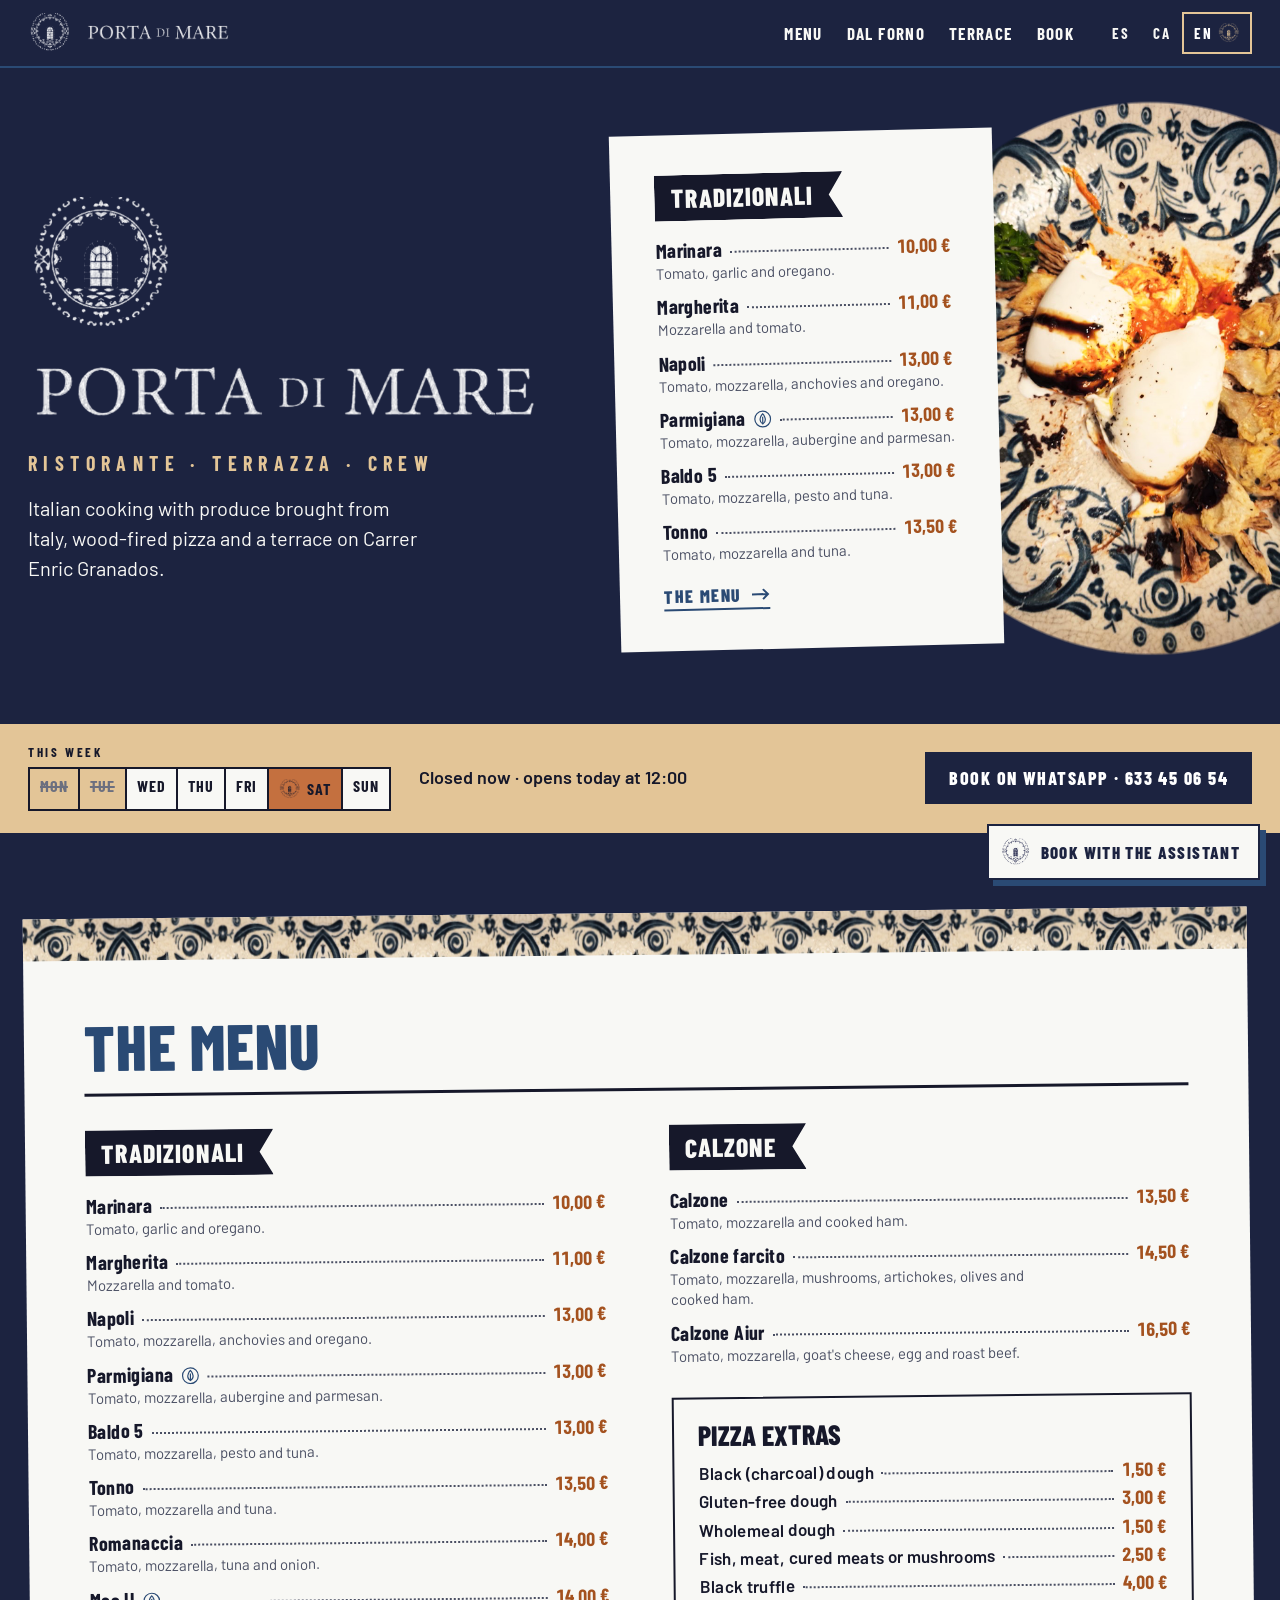
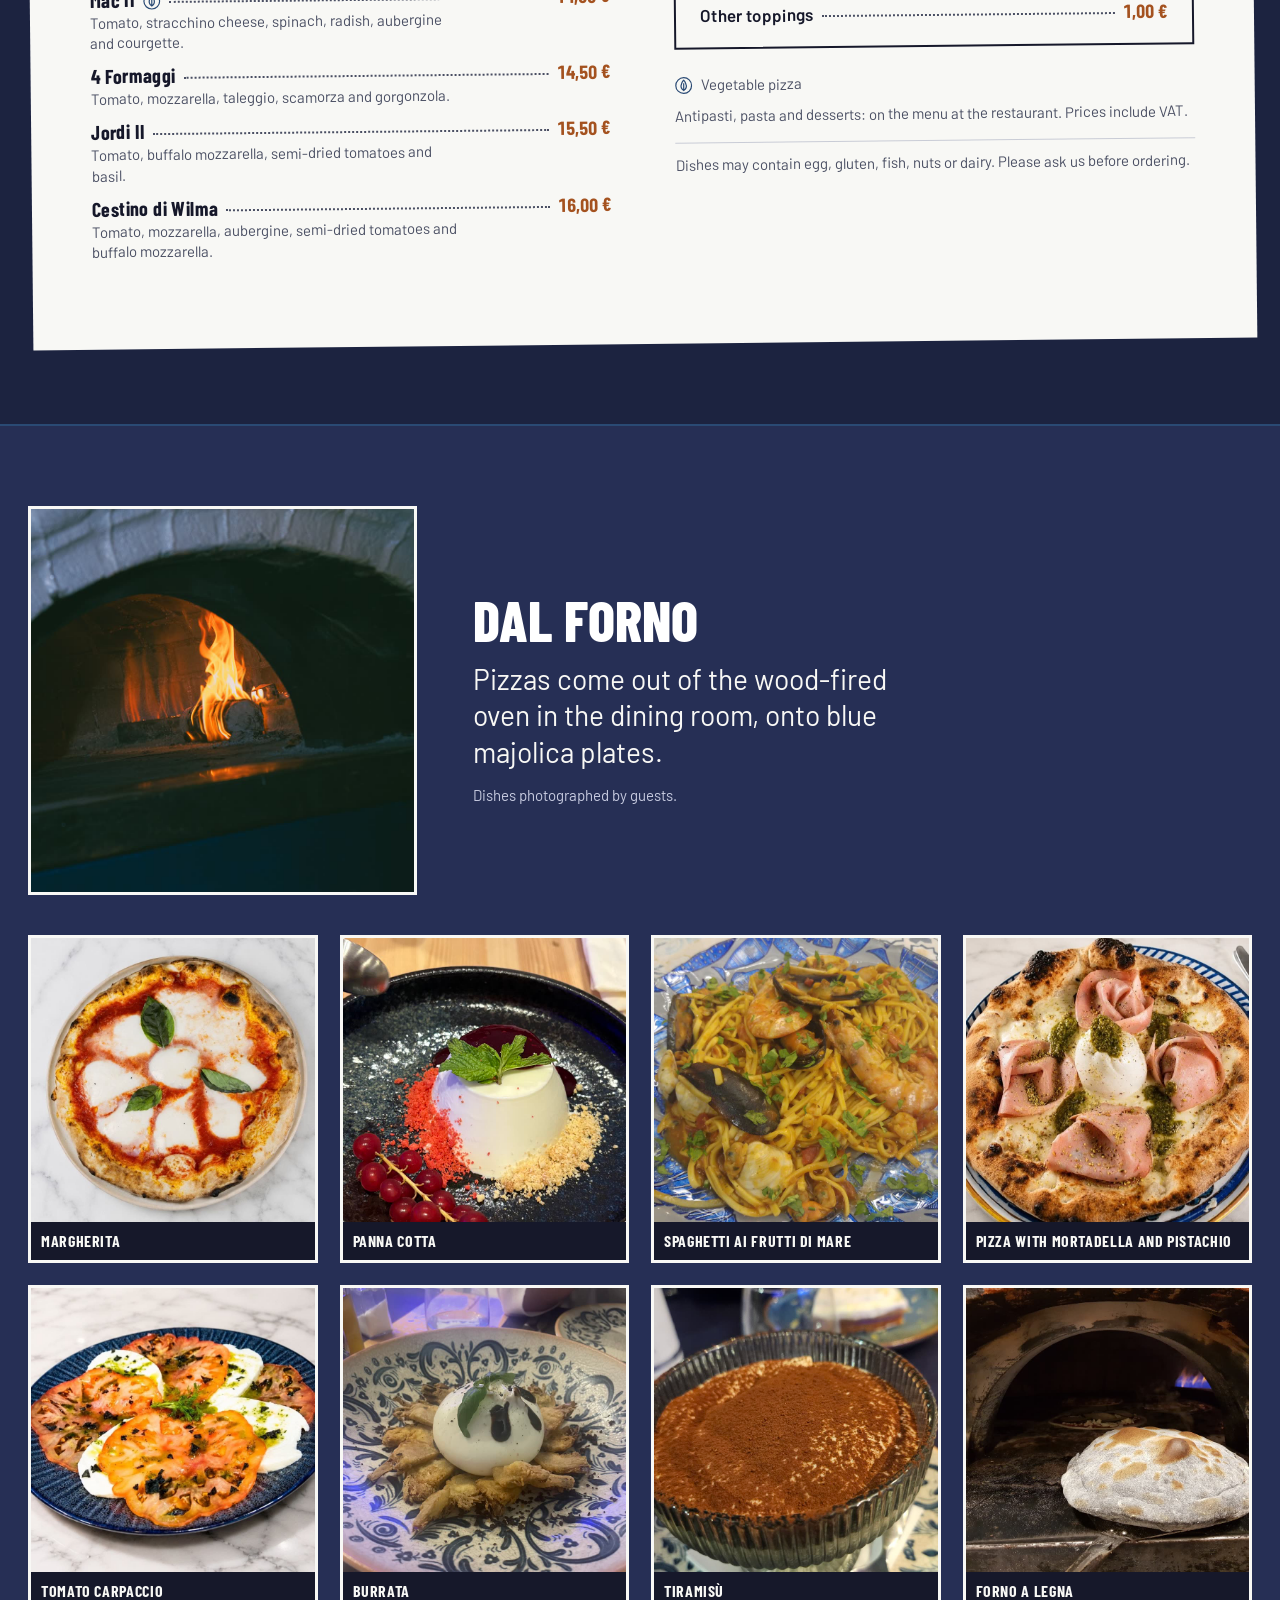
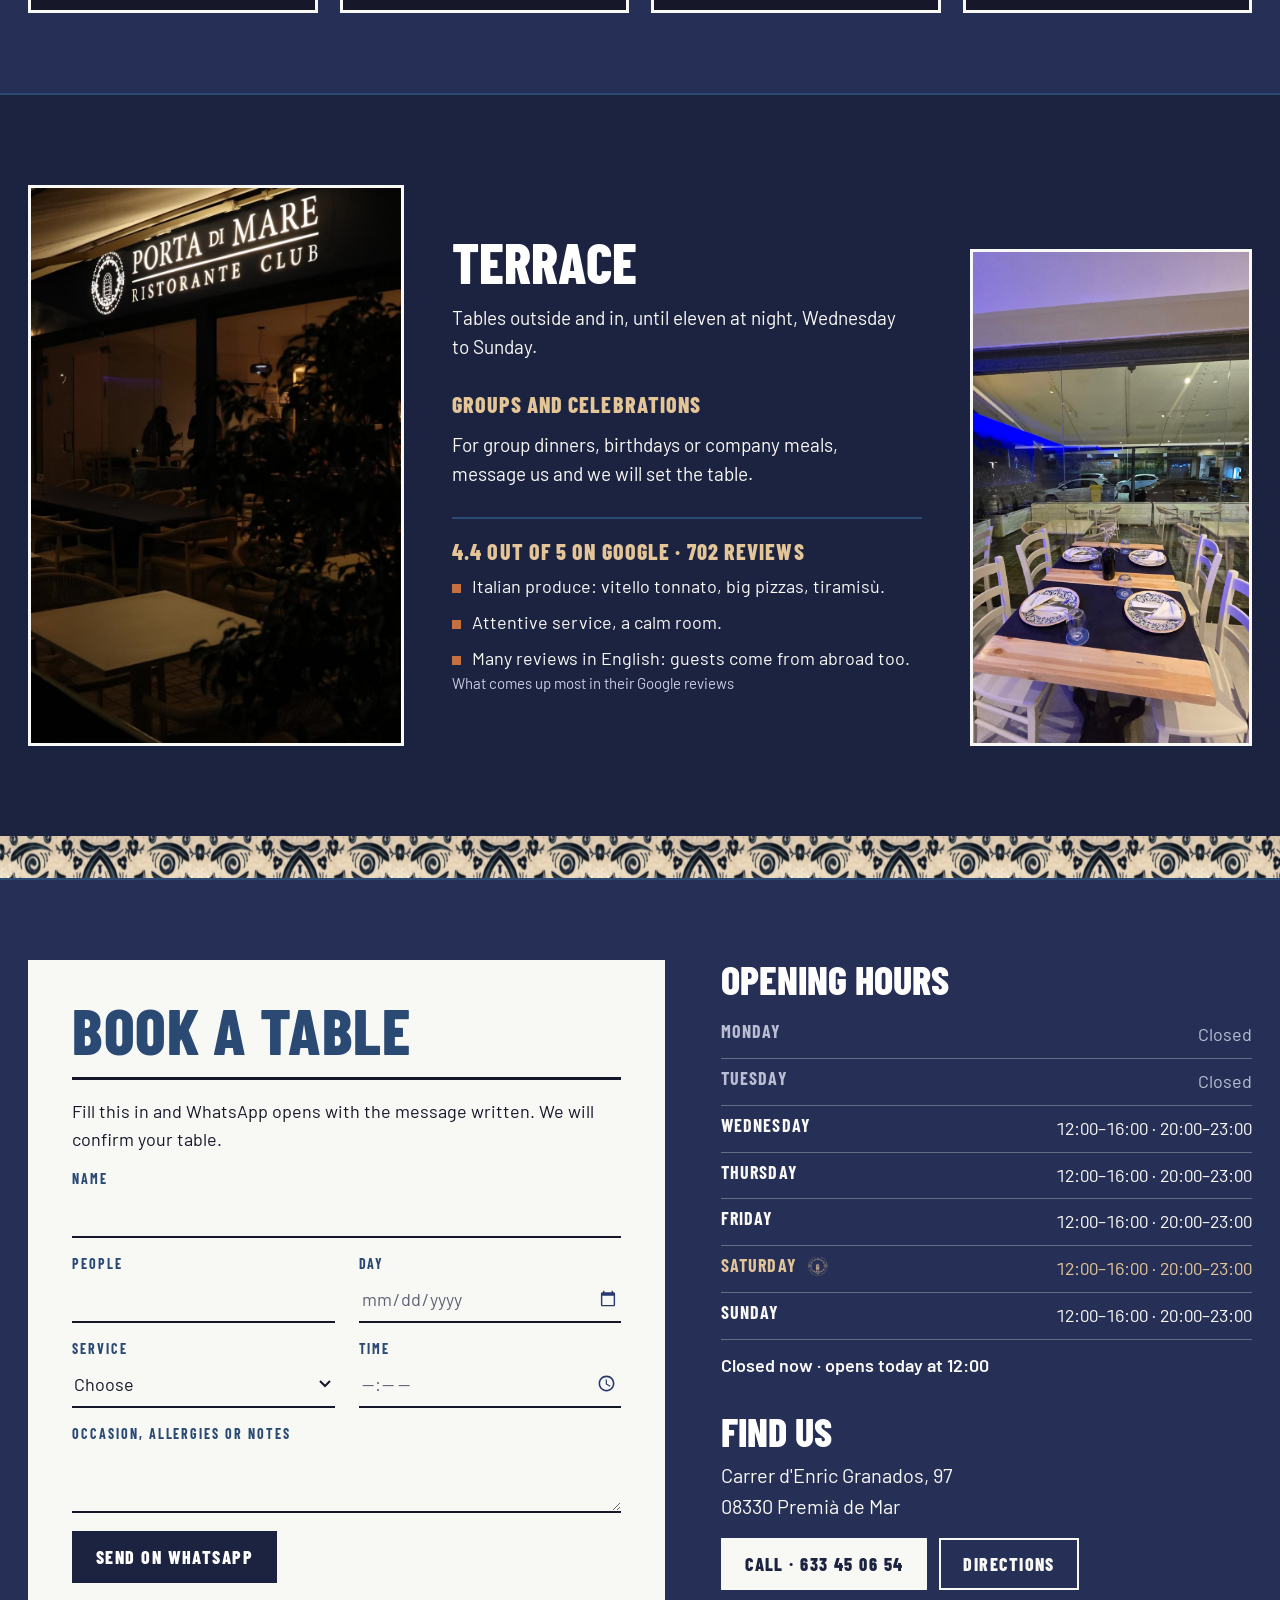
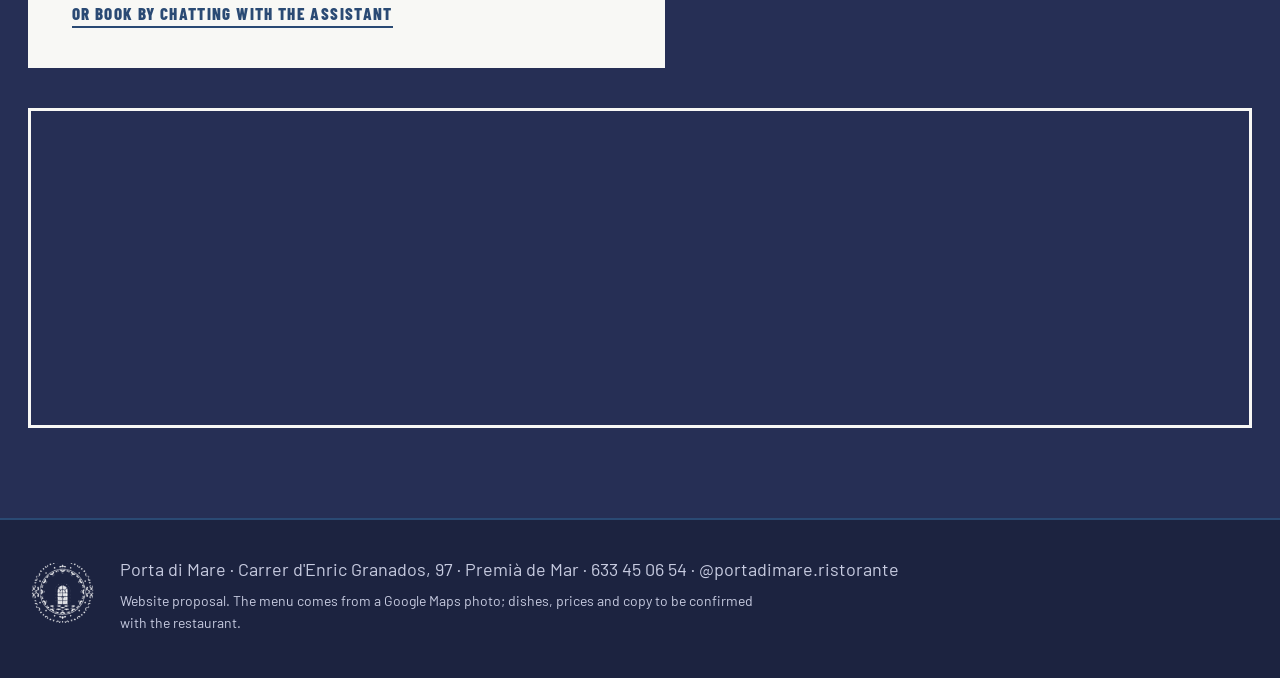
<file: index.html>
﻿<!doctype html>
<html lang="es">
<head>
<meta charset="utf-8">
<meta name="viewport" content="width=device-width,initial-scale=1">
<meta name="robots" content="noindex,nofollow">
<title>Porta di Mare · Ristorante · Terrazza · Premià de Mar</title>
<meta name="description" content="Porta di Mare, ristorante italiano con horno de leña y terraza en Premià de Mar. Carta de pizzas con precios y reservas por WhatsApp.">
<meta name="theme-color" content="#1c2340">
<link rel="preload" href="fonts/BarlowCondensed-700normal-latin.woff2" as="font" type="font/woff2" crossorigin>
<link rel="stylesheet" href="fonts.css">
<link rel="stylesheet" href="comun.css">
<link rel="stylesheet" href="pdm.css?v=5">
<link rel="stylesheet" href="chat.css?v=3">
</head>
<body>
<a class="salta" href="#carta">Saltar a la carta</a>

<header class="barra">
  <div class="barra-in">
    <a class="barra-marca" href="#inicio" aria-label="Porta di Mare, inicio"><span class="mascara medallon-mask"></span><span class="mascara nombre-mask"></span></a>
    <nav class="barra-nav" aria-label="Secciones">
      <a href="#carta" data-t="nav.carta">Carta</a>
      <a href="#forno" data-t="nav.forno">Dal forno</a>
      <a href="#terrazza" data-t="nav.terrazza">Terrazza</a>
      <a href="#reserva" data-t="nav.reserva">Reservar</a>
    </nav>
    <div class="idiomas" role="group" aria-label="Idioma" data-t-attr="aria-label:nav.idioma">
      <button type="button" data-lang="es" aria-pressed="true" lang="es" aria-label="Castellano">ES</button>
      <button type="button" data-lang="ca" aria-pressed="false" lang="ca" aria-label="Català">CA</button>
      <button type="button" data-lang="en" aria-pressed="false" lang="en" aria-label="English">EN</button>
    </div>
  </div>
</header>

<main>
  <!-- La mesa puesta -->
  <section class="mesa" id="inicio" aria-labelledby="titulo">
    <div class="mesa-in">
      <div class="casa">
        <h1 id="titulo" class="sr">Porta di Mare · Ristorante · Terrazza · Crew</h1>
        <span class="mascara medallon-mask medallon-grande" aria-hidden="true"></span>
        <span class="mascara nombre-mask nombre-grande" aria-hidden="true"></span>
        <p class="lema">Ristorante · Terrazza · Crew</p>
        <p class="linea" data-t="hero.linea">Cocina italiana con producto traído de Italia, pizza al horno de leña y terraza en la calle Enric Granados.</p>
      </div>

      <div class="hoja hoja-mesa">
        <p class="cinta" data-t="carta.tradizionali">Tradizionali</p>
        <ul class="platos" data-carta="pizzas" data-limite="6"></ul>
        <a class="hoja-mas" href="#carta"><span data-t="carta.titulo">La carta</span><span class="flecha" aria-hidden="true"></span></a>
      </div>

      <figure class="plato-mesa" aria-hidden="true">
        <img src="img/plato.png" alt="" width="820" height="820">
      </figure>
    </div>

    <div class="tabla-pino">
      <div class="tabla-in">
        <div class="semana-bloque">
          <p class="etq" data-t="semana">Esta semana</p>
          <ol class="semana" data-semana></ol>
        </div>
        <p class="estado" data-estado aria-live="polite"></p>
        <a class="boton" data-wa-link href="https://wa.me/34633450654" target="_blank" rel="noopener"><span data-t="hero.reservar">Reservar por WhatsApp</span> · 633 45 06 54</a>
      </div>
    </div>
  </section>

  <!-- La carta completa, como su hoja impresa -->
  <section class="seccion-carta" id="carta" aria-labelledby="carta-titulo">
    <div class="hoja hoja-grande">
      <h2 id="carta-titulo" class="hoja-titulo" data-t="carta.titulo">La carta</h2>
      <div class="hoja-cols">
        <div>
          <h3 class="cinta" data-t="carta.tradizionali">Tradizionali</h3>
          <ul class="platos" data-carta="pizzas"></ul>
        </div>
        <div>
          <h3 class="cinta" data-t="carta.calzone">Calzone</h3>
          <ul class="platos" data-carta="calzone"></ul>
          <div class="recuadro">
            <h3 class="recuadro-t" data-t="carta.supl">Suplementos de pizza</h3>
            <ul class="platos platos-supl" data-carta="suplementos"></ul>
          </div>
          <p class="hoja-nota"><span class="vegetal" aria-hidden="true"></span> <span data-t="carta.vegetal">Pizza vegetal, con verduras</span></p>
          <p class="hoja-nota" data-t="carta.nota">Antipasti, pasta y postres: en la carta del local. Precios con IVA.</p>
          <p class="hoja-nota alerg" data-t="carta.alerg">Los productos pueden contener huevo, gluten, pescado, frutos de cáscara o lácteos. Consúltanos antes de pedir.</p>
        </div>
      </div>
    </div>
  </section>

  <!-- Dal forno: el horno y los platos de mayólica -->
  <section class="forno" id="forno" aria-labelledby="forno-titulo">
    <div class="forno-in">
      <figure class="foto foto-horno">
        <img src="img/p/165.jpg" alt="El horno de leña de Porta di Mare encendido" loading="lazy" width="800" height="800">
      </figure>
      <div class="forno-texto">
        <h2 id="forno-titulo" class="titulo" data-t="forno.titulo">Dal forno</h2>
        <p data-t="forno.texto">Las pizzas salen del horno de leña de la sala. Los platos, en mayólica azul.</p>
        <p class="nota" data-t="forno.nota">Platos fotografiados por los clientes.</p>
      </div>
      <ul class="platos-foto" data-galeria>
        <li class="foto"><img src="img/p/009.jpg" alt="Pizza margherita con albahaca, vista desde arriba" loading="lazy" width="800" height="800"><span class="pie-foto" data-t="p.009">Margherita</span></li>
        <li class="foto"><img src="img/p/097.jpg" alt="Panna cotta con frutos rojos en plato negro" loading="lazy" width="800" height="800"><span class="pie-foto" data-t="p.097">Panna cotta</span></li>
        <li class="foto"><img src="img/p/030.jpg" alt="Espaguetis con marisco en plato de mayólica" loading="lazy" width="800" height="800"><span class="pie-foto" data-t="p.030">Spaghetti ai frutti di mare</span></li>
        <li class="foto"><img src="img/p/005.jpg" alt="Pizza con mortadela, burrata y pesto de pistacho" loading="lazy" width="800" height="800"><span class="pie-foto" data-t="p.005">Pizza con mortadela y pistacho</span></li>
        <li class="foto"><img src="img/p/121.jpg" alt="Carpaccio de tomate con burrata en plato azul" loading="lazy" width="800" height="800"><span class="pie-foto" data-t="p.121">Carpaccio de tomate</span></li>
        <li class="foto"><img src="img/p/052.jpg" alt="Burrata con verduras fritas en plato de mayólica azul, vista desde arriba" loading="lazy" width="800" height="800"><span class="pie-foto" data-t="p.052">Burrata</span></li>
        <li class="foto"><img src="img/p/029.jpg" alt="Tiramisù con cacao, visto desde arriba" loading="lazy" width="800" height="800"><span class="pie-foto" data-t="p.014">Tiramisù</span></li>
        <li class="foto"><img src="img/p/147.jpg" alt="Una pizza dentro del horno de leña" loading="lazy" width="800" height="800"><span class="pie-foto">Forno a legna</span></li>
      </ul>
    </div>
  </section>

  <!-- Terrazza: de noche, grupos y opiniones -->
  <section class="terrazza" id="terrazza" aria-labelledby="terr-titulo">
    <div class="terr-in">
      <figure class="foto foto-rotulo">
        <img src="img/p/001v.jpg" alt="El rótulo iluminado «Porta di Mare · Ristorante Club» y la terraza de noche" loading="lazy" width="900" height="1350">
      </figure>
      <div class="terr-texto">
        <h2 id="terr-titulo" class="titulo" data-t="terr.titulo">Terrazza</h2>
        <p data-t="terr.texto">Mesas fuera y dentro, hasta las once de la noche de miércoles a domingo.</p>
        <h3 class="sub" data-t="terr.grupos">Grupos y celebraciones</h3>
        <p data-t="terr.grupos.t">Para cenas de grupo, cumpleaños o empresa, escríbenos y preparamos la mesa.</p>
        <div class="opiniones">
          <h3 class="sub" data-t="op.titulo">4,4 de 5 en Google · 702 opiniones</h3>
          <ul>
            <li data-t="op.t1">Producto italiano: vitello tonnato, pizzas grandes, tiramisù.</li>
            <li data-t="op.t2">Servicio atento y ambiente tranquilo.</li>
            <li data-t="op.t3">Muchas opiniones en inglés: vienen también de fuera.</li>
          </ul>
          <p class="nota" data-t="op.nota">Lo que más se repite en sus opiniones de Google</p>
        </div>
      </div>
      <figure class="foto foto-mesa">
        <img src="img/p/072v.jpg" alt="Una mesa puesta con camino azul marino y platos de mayólica junto a la terraza acristalada" loading="lazy" width="800" height="1422">
      </figure>
    </div>
  </section>

  <div class="cenefa" aria-hidden="true"></div>
  <!-- Reservar y horario -->
  <section class="reserva" id="reserva" aria-labelledby="res-titulo">
    <div class="reserva-in">
      <form class="hoja hoja-form" data-wa="34633450654" data-intro="Hola Porta di Mare, quiero reservar:" data-t-attr="data-intro:f.intro">
        <h2 id="res-titulo" class="hoja-titulo" data-t="res.titulo">Reservar mesa</h2>
        <p data-t="res.texto">Rellena los datos y se abre WhatsApp con el mensaje escrito. Te confirmamos la mesa.</p>
        <div class="campos">
          <label class="campo ancho"><span data-t="f.nombre">Nombre</span><input name="n" required autocomplete="name" data-etiqueta="Nombre" data-t-attr="data-etiqueta:f.nombre"></label>
          <label class="campo"><span data-t="f.personas">Personas</span><input name="p" type="number" min="1" max="60" inputmode="numeric" required data-etiqueta="Personas" data-t-attr="data-etiqueta:f.personas"></label>
          <label class="campo"><span data-t="f.dia">Día</span><input name="d" type="date" required data-etiqueta="Día" data-t-attr="data-etiqueta:f.dia"></label>
          <label class="campo"><span data-t="f.servicio">Servicio</span>
            <select name="s" required data-etiqueta="Servicio" data-t-attr="data-etiqueta:f.servicio">
              <option value="" data-t="f.elige">Elige</option>
              <option data-t="f.comida">Comida</option>
              <option data-t="f.cena">Cena</option>
            </select></label>
          <label class="campo"><span data-t="f.hora">Hora</span><input name="h" type="time" required data-etiqueta="Hora" data-t-attr="data-etiqueta:f.hora"></label>
          <label class="campo ancho"><span data-t="f.notas">Celebración, alergias o comentarios</span><textarea name="x" rows="2" data-etiqueta="Comentarios" data-t-attr="data-etiqueta:f.notas"></textarea></label>
        </div>
        <button class="boton boton-marino" type="submit" data-t="f.enviar">Enviar por WhatsApp</button>
        <button class="chat-alt" type="button" data-abrir-chat hidden>O resérvalo hablando con el asistente</button>
      </form>

      <div class="info">
        <h2 class="titulo" data-t="info.horario">Horario</h2>
        <dl class="tabla">
          <div class="fila cerrada" data-dia="1"><dt data-dl="1">Lunes</dt><dd data-t="cerrado">Cerrado</dd></div>
          <div class="fila cerrada" data-dia="2"><dt data-dl="2">Martes</dt><dd data-t="cerrado">Cerrado</dd></div>
          <div class="fila" data-dia="3"><dt data-dl="3">Miércoles</dt><dd>12:00–16:00 · 20:00–23:00</dd></div>
          <div class="fila" data-dia="4"><dt data-dl="4">Jueves</dt><dd>12:00–16:00 · 20:00–23:00</dd></div>
          <div class="fila" data-dia="5"><dt data-dl="5">Viernes</dt><dd>12:00–16:00 · 20:00–23:00</dd></div>
          <div class="fila" data-dia="6"><dt data-dl="6">Sábado</dt><dd>12:00–16:00 · 20:00–23:00</dd></div>
          <div class="fila" data-dia="0"><dt data-dl="0">Domingo</dt><dd>12:00–16:00 · 20:00–23:00</dd></div>
        </dl>
        <p class="estado" data-estado></p>
        <h2 class="titulo info-donde" data-t="info.donde">Dónde estamos</h2>
        <p class="direccion">Carrer d'Enric Granados, 97<br>08330 Premià de Mar</p>
        <div class="acciones">
          <a class="boton boton-claro" href="tel:+34633450654"><span data-t="info.llamar">Llamar</span> · 633 45 06 54</a>
          <a class="boton boton-hueco" href="https://www.google.com/maps/search/?api=1&amp;query=Porta+di+Mare+Carrer+d%27Enric+Granados+97+Premi%C3%A0+de+Mar" target="_blank" rel="noopener" data-t="info.como">Cómo llegar</a>
        </div>
        
      </div>
      <iframe class="mapa" title="Mapa: Porta di Mare en Premià de Mar" loading="lazy" src="https://www.google.com/maps?q=Porta+di+Mare+Carrer+d%27Enric+Granados+97+Premi%C3%A0+de+Mar&amp;output=embed"></iframe>
    </div>
  </section>
</main>

<footer class="pie">
  <div class="pie-in">
    <span class="mascara medallon-mask pie-medallon" aria-hidden="true"></span>
    <div>
      <p>Porta di Mare · Carrer d'Enric Granados, 97 · Premià de Mar · 633 45 06 54 · @portadimare.ristorante</p>
      <p class="pie-nota" data-t="pie.nota">Propuesta de web. La carta es la de una foto de Google Maps; platos, precios y textos pendientes de confirmar con el restaurante.</p>
    </div>
  </div>
</footer>

<nav class="barra-movil" aria-label="Contacto rápido">
  <a href="tel:+34633450654" data-t="info.llamar">Llamar</a>
  <a class="wa" data-wa-link href="https://wa.me/34633450654" target="_blank" rel="noopener">WhatsApp</a>
</nav>

<script src="supabase-config.js?v=1"></script>
<script src="carta.js?v=1"></script>
<script src="pdm.js?v=4"></script>
<script src="app.js?v=1"></script>
<script src="chat.js?v=5"></script>
</body>
</html>
</file>
<file: fonts.css>
﻿@font-face {
  font-family: 'Barlow';
  font-style: italic;
  font-weight: 400;
  font-display: swap;
  src: url(fonts/Barlow-400italic-latin-ext.woff2) format('woff2');
  unicode-range: U+0100-02BA, U+02BD-02C5, U+02C7-02CC, U+02CE-02D7, U+02DD-02FF, U+0304, U+0308, U+0329, U+1D00-1DBF, U+1E00-1E9F, U+1EF2-1EFF, U+2020, U+20A0-20AB, U+20AD-20C4, U+2113, U+2C60-2C7F, U+A720-A7FF;
}
@font-face {
  font-family: 'Barlow';
  font-style: italic;
  font-weight: 400;
  font-display: swap;
  src: url(fonts/Barlow-400italic-latin.woff2) format('woff2');
  unicode-range: U+0000-00FF, U+0131, U+0152-0153, U+02BB-02BC, U+02C6, U+02DA, U+02DC, U+0304, U+0308, U+0329, U+2000-206F, U+20AC, U+2122, U+2191, U+2193, U+2212, U+2215, U+FEFF, U+FFFD;
}
@font-face {
  font-family: 'Barlow';
  font-style: normal;
  font-weight: 400;
  font-display: swap;
  src: url(fonts/Barlow-400normal-latin-ext.woff2) format('woff2');
  unicode-range: U+0100-02BA, U+02BD-02C5, U+02C7-02CC, U+02CE-02D7, U+02DD-02FF, U+0304, U+0308, U+0329, U+1D00-1DBF, U+1E00-1E9F, U+1EF2-1EFF, U+2020, U+20A0-20AB, U+20AD-20C4, U+2113, U+2C60-2C7F, U+A720-A7FF;
}
@font-face {
  font-family: 'Barlow';
  font-style: normal;
  font-weight: 400;
  font-display: swap;
  src: url(fonts/Barlow-400normal-latin.woff2) format('woff2');
  unicode-range: U+0000-00FF, U+0131, U+0152-0153, U+02BB-02BC, U+02C6, U+02DA, U+02DC, U+0304, U+0308, U+0329, U+2000-206F, U+20AC, U+2122, U+2191, U+2193, U+2212, U+2215, U+FEFF, U+FFFD;
}
@font-face {
  font-family: 'Barlow';
  font-style: normal;
  font-weight: 600;
  font-display: swap;
  src: url(fonts/Barlow-600normal-latin-ext.woff2) format('woff2');
  unicode-range: U+0100-02BA, U+02BD-02C5, U+02C7-02CC, U+02CE-02D7, U+02DD-02FF, U+0304, U+0308, U+0329, U+1D00-1DBF, U+1E00-1E9F, U+1EF2-1EFF, U+2020, U+20A0-20AB, U+20AD-20C4, U+2113, U+2C60-2C7F, U+A720-A7FF;
}
@font-face {
  font-family: 'Barlow';
  font-style: normal;
  font-weight: 600;
  font-display: swap;
  src: url(fonts/Barlow-600normal-latin.woff2) format('woff2');
  unicode-range: U+0000-00FF, U+0131, U+0152-0153, U+02BB-02BC, U+02C6, U+02DA, U+02DC, U+0304, U+0308, U+0329, U+2000-206F, U+20AC, U+2122, U+2191, U+2193, U+2212, U+2215, U+FEFF, U+FFFD;
}
@font-face {
  font-family: 'Barlow Condensed';
  font-style: normal;
  font-weight: 500;
  font-display: swap;
  src: url(fonts/BarlowCondensed-500normal-latin-ext.woff2) format('woff2');
  unicode-range: U+0100-02BA, U+02BD-02C5, U+02C7-02CC, U+02CE-02D7, U+02DD-02FF, U+0304, U+0308, U+0329, U+1D00-1DBF, U+1E00-1E9F, U+1EF2-1EFF, U+2020, U+20A0-20AB, U+20AD-20C4, U+2113, U+2C60-2C7F, U+A720-A7FF;
}
@font-face {
  font-family: 'Barlow Condensed';
  font-style: normal;
  font-weight: 500;
  font-display: swap;
  src: url(fonts/BarlowCondensed-500normal-latin.woff2) format('woff2');
  unicode-range: U+0000-00FF, U+0131, U+0152-0153, U+02BB-02BC, U+02C6, U+02DA, U+02DC, U+0304, U+0308, U+0329, U+2000-206F, U+20AC, U+2122, U+2191, U+2193, U+2212, U+2215, U+FEFF, U+FFFD;
}
@font-face {
  font-family: 'Barlow Condensed';
  font-style: normal;
  font-weight: 700;
  font-display: swap;
  src: url(fonts/BarlowCondensed-700normal-latin-ext.woff2) format('woff2');
  unicode-range: U+0100-02BA, U+02BD-02C5, U+02C7-02CC, U+02CE-02D7, U+02DD-02FF, U+0304, U+0308, U+0329, U+1D00-1DBF, U+1E00-1E9F, U+1EF2-1EFF, U+2020, U+20A0-20AB, U+20AD-20C4, U+2113, U+2C60-2C7F, U+A720-A7FF;
}
@font-face {
  font-family: 'Barlow Condensed';
  font-style: normal;
  font-weight: 700;
  font-display: swap;
  src: url(fonts/BarlowCondensed-700normal-latin.woff2) format('woff2');
  unicode-range: U+0000-00FF, U+0131, U+0152-0153, U+02BB-02BC, U+02C6, U+02DA, U+02DC, U+0304, U+0308, U+0329, U+2000-206F, U+20AC, U+2122, U+2191, U+2193, U+2212, U+2215, U+FEFF, U+FFFD;
}
@font-face {
  font-family: 'Barlow Condensed';
  font-style: normal;
  font-weight: 800;
  font-display: swap;
  src: url(fonts/BarlowCondensed-800normal-latin-ext.woff2) format('woff2');
  unicode-range: U+0100-02BA, U+02BD-02C5, U+02C7-02CC, U+02CE-02D7, U+02DD-02FF, U+0304, U+0308, U+0329, U+1D00-1DBF, U+1E00-1E9F, U+1EF2-1EFF, U+2020, U+20A0-20AB, U+20AD-20C4, U+2113, U+2C60-2C7F, U+A720-A7FF;
}
@font-face {
  font-family: 'Barlow Condensed';
  font-style: normal;
  font-weight: 800;
  font-display: swap;
  src: url(fonts/BarlowCondensed-800normal-latin.woff2) format('woff2');
  unicode-range: U+0000-00FF, U+0131, U+0152-0153, U+02BB-02BC, U+02C6, U+02DA, U+02DC, U+0304, U+0308, U+0329, U+2000-206F, U+20AC, U+2122, U+2191, U+2193, U+2212, U+2215, U+FEFF, U+FFFD;
}
</file>
<file: comun.css>
/* Piezas comunes: visor de fotos, estado de apertura, día de hoy, menú móvil, accesibilidad.
   Cada web define --acento y --fondo-visor si quiere. */
.visor{border:0;padding:0;background:transparent;max-width:none;max-height:none;width:100vw;height:100vh;overflow:hidden}
.visor::backdrop{background:rgba(10,10,10,.88)}
.visor figure{margin:0;height:100%;display:grid;place-items:center;padding:56px 70px}
.visor img{max-width:100%;max-height:calc(100vh - 140px);object-fit:contain;border-radius:4px}
.visor figcaption{color:#eee;font-size:15px;margin-top:12px;text-align:center}
.visor button{position:fixed;background:rgba(255,255,255,.12);color:#fff;border:0;width:52px;height:52px;border-radius:50%;font-size:30px;line-height:1;cursor:pointer}
.visor button:hover{background:rgba(255,255,255,.25)}
.visor-ant{left:14px;top:50%;transform:translateY(-50%)}
.visor-sig{right:14px;top:50%;transform:translateY(-50%)}
.visor-cerrar{right:14px;top:14px}
[data-galeria] img{cursor:zoom-in}

[data-abierto]{display:inline-flex;align-items:center;gap:8px;font-weight:600}
[data-abierto]::before{content:"";width:9px;height:9px;border-radius:50%;background:currentColor;opacity:.5}
[data-abierto].esta-abierto::before{background:#2fbf5b;opacity:1;box-shadow:0 0 0 4px rgba(47,191,91,.25)}
[data-abierto].esta-cerrado::before{background:#d9534f;opacity:1}

tr.hoy td{font-weight:700}
tr.hoy td:first-child::after{content:" · hoy";font-weight:400;opacity:.75}

.salta{position:absolute;left:-999px;top:0;z-index:99;padding:10px 16px;background:#fff;color:#000}
.salta:focus{left:10px;top:10px}

.mapa{width:100%;aspect-ratio:16/10;border:0;display:block;filter:saturate(.85)}

details.faq{border-bottom:1px solid currentColor;padding:16px 0}
details.faq summary{cursor:pointer;font-weight:700;list-style:none;display:flex;justify-content:space-between;gap:16px}
details.faq summary::-webkit-details-marker{display:none}
details.faq summary::after{content:"+";font-size:1.4em;line-height:1}
details.faq[open] summary::after{content:"–"}
details.faq p{margin:10px 0 0;max-width:62ch}

.resumen-pedido{margin-top:18px;padding:18px 20px;border:2px dashed currentColor;border-radius:10px}
.resumen-pedido p{margin:0 0 8px;font-weight:700}
.resumen-pedido ul{margin:0 0 14px;padding-left:1.1em}
.llamar-pedido{display:inline-block;padding:12px 20px;border-radius:999px;background:#1f7a3e;color:#fff;font-weight:700;text-decoration:none}

@media (prefers-reduced-motion:reduce){*{scroll-behavior:auto!important;animation:none!important;transition:none!important}}
</file>
<file: pdm.css>
﻿/* Porta di Mare · la mesa puesta, vista desde arriba.
   Camino de mesa azul marino de fondo, tablas de pino que cruzan, la carta impresa en papel blanco
   con sus cintas negras, platos de mayólica fotografiados desde arriba. Todo plano. */
:root{
  --marino:#1c2340;          /* el camino de mesa */
  --marino-2:#262f55;        /* un paño de mesa algo más claro */
  --papel:#f8f8f5;           /* papel de la carta, blanco frío */
  --tinta:#16182a;
  --mayolica:#2a4a74;        /* el pincel azul de sus platos */
  --terracota:#c4703f;       /* el canto del plato: precios y hoy */
  --terracota-tinta:#a4521f; /* terracota para texto sobre papel */
  --pino:#e3c597;
  --pino-veta:#cfae7c;
  --blanco:#ffffff;
  --gris:#4a4f63;
  color-scheme:light;
}
*{box-sizing:border-box}
html{scroll-behavior:smooth;scroll-padding-top:72px;scrollbar-color:var(--mayolica) var(--marino)}
body{margin:0;background:var(--marino);color:var(--papel);font:400 18px/1.55 "Barlow",system-ui,sans-serif;caret-color:var(--terracota)}
img{display:block;max-width:100%;height:auto}
a{color:inherit;text-underline-offset:.2em}
::selection{background:var(--terracota);color:var(--blanco)}
:focus-visible{outline:3px solid var(--terracota);outline-offset:3px}
h1,h2,h3,p,ul,ol,dl,dd,figure{margin:0}
.sr{position:absolute;width:1px;height:1px;overflow:hidden;clip-path:inset(50%);white-space:nowrap}

/* Su medallón y su nombre, en blanco o en la tinta que toque */
.mascara{display:block;background:var(--m) center/contain no-repeat}
.medallon-mask{--m:url(img/medallon.png);aspect-ratio:460/424}
.nombre-mask{--m:url(img/nombre.png);aspect-ratio:1460/220}

/* ——— Barra de arriba ——— */
.barra{position:sticky;top:0;z-index:20;background:var(--marino);border-bottom:2px solid var(--mayolica)}
.barra-in{display:flex;align-items:center;gap:26px;height:66px;max-width:1280px;margin:0 auto;padding:0 28px}
.barra-marca{display:flex;align-items:center;gap:12px;color:var(--blanco);text-decoration:none}
.barra-marca .medallon-mask{width:44px}
.barra-marca .nombre-mask{width:150px}
.barra-nav{display:flex;gap:24px;margin-left:auto;font:700 17px/1 "Barlow Condensed",sans-serif;text-transform:uppercase;letter-spacing:.08em}
.barra-nav a{text-decoration:none;padding:8px 0}
.barra-nav a:hover{color:var(--terracota)}
.idiomas{display:flex}
.idiomas button{font:700 15px/1 "Barlow Condensed",sans-serif;letter-spacing:.1em;color:var(--papel);background:none;border:2px solid transparent;padding:8px 10px;cursor:pointer}
.idiomas button[aria-pressed="true"]{color:var(--blanco);border-color:var(--pino);display:inline-flex;align-items:center;gap:6px}
.idiomas button[aria-pressed="true"]::after{width:18px;height:18px;color:var(--pino)}
.idiomas button:hover:not([aria-pressed="true"]){color:var(--terracota)}

/* ——— La mesa ——— */
.mesa{position:relative;overflow:hidden}
.mesa-in{position:relative;display:grid;grid-template-columns:minmax(0,5fr) minmax(0,6fr);gap:56px;align-items:center;max-width:1280px;margin:0 auto;padding:64px 28px 76px}
.casa{display:flex;flex-direction:column;gap:20px;color:var(--blanco);position:relative;z-index:2}
.medallon-grande{width:150px}
.nombre-grande{width:min(100%,520px)}
.lema{font:700 20px/1 "Barlow Condensed",sans-serif;letter-spacing:.32em;text-transform:uppercase;color:var(--pino)}
.linea{font-size:20px;line-height:1.5;max-width:36ch;color:var(--papel)}

/* La hoja de la carta: papel blanco, cintas negras, puntos hasta el precio */
.hoja{background:var(--papel);color:var(--tinta);padding:40px 44px}
.hoja-mesa{position:relative;z-index:2;transform:rotate(-1.4deg);max-width:560px;justify-self:start}
.cinta{display:inline-block;background:var(--tinta);color:var(--papel);font:800 26px/1 "Barlow Condensed",sans-serif;letter-spacing:.04em;text-transform:uppercase;padding:10px 30px 10px 16px;margin-bottom:18px;clip-path:polygon(0 0,100% 0,calc(100% - 14px) 50%,100% 100%,0 100%)}
.platos{list-style:none;padding:0;display:flex;flex-direction:column;gap:12px}
.plato-cab{display:flex;align-items:baseline;gap:8px}
.plato-n{font:700 20px/1.1 "Barlow Condensed",sans-serif;letter-spacing:.02em}
.puntos{flex:1;border-bottom:2px dotted var(--gris);transform:translateY(-4px);min-width:20px}
.precio{font:700 19px/1 "Barlow Condensed",sans-serif;color:var(--terracota-tinta);font-variant-numeric:tabular-nums;white-space:nowrap}
.plato-d{font-size:15px;line-height:1.35;color:var(--gris);margin-top:2px;max-width:46ch}
.vegetal{display:inline-block;width:18px;height:18px;flex:none;background:var(--mayolica);-webkit-mask:var(--hoja) center/contain no-repeat;mask:var(--hoja) center/contain no-repeat;transform:translateY(3px);
  --hoja:url("data:image/svg+xml,%3Csvg xmlns='http://www.w3.org/2000/svg' viewBox='0 0 24 24'%3E%3Ccircle cx='12' cy='12' r='10.5' fill='none' stroke='black' stroke-width='1.6'/%3E%3Cpath d='M12 18.5c-3.4-2-4.4-5.2-2.6-9.6 1-2.4 1.9-3.3 2.6-3.9.7.6 1.6 1.5 2.6 3.9 1.8 4.4.8 7.6-2.6 9.6zM12 18.5V9' fill='none' stroke='black' stroke-width='1.6'/%3E%3C/svg%3E")}
.hoja-mas{display:inline-flex;align-items:center;gap:10px;margin-top:22px;font:800 18px/1 "Barlow Condensed",sans-serif;letter-spacing:.08em;text-transform:uppercase;color:var(--mayolica);text-decoration:none;border-bottom:2px solid var(--mayolica);padding-bottom:4px}
.hoja-mas:hover{color:var(--terracota-tinta);border-color:var(--terracota-tinta)}
.flecha{width:18px;height:12px;background:currentColor;-webkit-mask:url("data:image/svg+xml,%3Csvg xmlns='http://www.w3.org/2000/svg' viewBox='0 0 18 12'%3E%3Cpath d='M0 6h16M11 1l5 5-5 5' fill='none' stroke='black' stroke-width='2'/%3E%3C/svg%3E") center/contain no-repeat;mask:url("data:image/svg+xml,%3Csvg xmlns='http://www.w3.org/2000/svg' viewBox='0 0 18 12'%3E%3Cpath d='M0 6h16M11 1l5 5-5 5' fill='none' stroke='black' stroke-width='2'/%3E%3C/svg%3E") center/contain no-repeat}

/* Un plato de mayólica en la mesa, cortado por el borde */
.plato-mesa{position:absolute;right:-150px;top:30px;width:min(46vw,560px);z-index:1;pointer-events:none}
.plato-mesa img{width:100%;aspect-ratio:1}

/* La tabla de pino que cruza la mesa: la semana, el estado y la reserva */
.tabla-pino{background:var(--pino);color:var(--tinta)}
.tabla-in{display:flex;align-items:center;gap:30px;flex-wrap:wrap;max-width:1280px;margin:0 auto;padding:22px 28px}
.etq{font:700 13px/1 "Barlow Condensed",sans-serif;letter-spacing:.2em;text-transform:uppercase;margin-bottom:8px}
.semana{list-style:none;padding:0;display:flex}
.semana li{font:700 16px/1 "Barlow Condensed",sans-serif;text-transform:uppercase;letter-spacing:.06em;padding:9px 10px;border:2px solid var(--tinta);margin-right:-2px;background:var(--papel)}
.semana li.cerrado{color:#6b6f7f;background:transparent;text-decoration:line-through;text-decoration-thickness:2px}
.semana li.hoy{background:var(--terracota);color:var(--tinta);border-color:var(--tinta);display:flex;align-items:center;gap:6px}
.semana li.hoy::before,.fila.hoy dt::after,.idiomas button[aria-pressed="true"]::after{content:"";display:inline-block;width:22px;height:22px;background:currentColor;-webkit-mask:url(img/medallon.png) center/contain no-repeat;mask:url(img/medallon.png) center/contain no-repeat}
.estado{font:600 18px/1.3 "Barlow",sans-serif}
.tabla-pino .estado.abierto{color:#1f5c38}
.tabla-pino .boton{margin-left:auto}

/* Botón: plano. Pulsar invierte. */
.boton{display:inline-block;padding:15px 22px;border:2px solid var(--marino);background:var(--marino);color:var(--blanco);font:800 18px/1 "Barlow Condensed",sans-serif;letter-spacing:.08em;text-transform:uppercase;text-decoration:none;cursor:pointer;white-space:nowrap;transition:background-color .15s,color .15s}
.boton:hover,.boton:active{background:transparent;color:var(--marino)}
.boton-claro{background:var(--papel);border-color:var(--papel);color:var(--marino)}
.boton-claro:hover,.boton-claro:active{background:transparent;color:var(--papel)}
.boton-hueco{background:transparent;border-color:var(--papel);color:var(--papel)}
.boton-hueco:hover,.boton-hueco:active{background:var(--papel);color:var(--marino)}

/* ——— La carta completa ——— */
.seccion-carta{max-width:1280px;margin:0 auto;padding:80px 28px}
.hoja-grande{position:relative;padding:98px 60px 56px;transform:rotate(-.6deg)}
.hoja-grande::before{content:"";position:absolute;left:0;right:0;top:0;height:42px;background:url(img/cenefa.png) left center/auto 42px repeat-x}
.hoja-titulo{font:800 clamp(44px,5vw,70px)/.95 "Barlow Condensed",sans-serif;text-transform:uppercase;letter-spacing:.01em;color:var(--mayolica);margin-bottom:34px;border-bottom:3px solid var(--tinta);padding-bottom:16px}
.hoja-cols{display:grid;grid-template-columns:1fr 1fr;gap:20px 64px}
.hoja-cols>div>.cinta+.platos{margin-bottom:32px}
.recuadro{border:2px solid var(--tinta);padding:22px 24px;margin:6px 0 24px;position:relative}

.recuadro-t{font:800 28px/1 "Barlow Condensed",sans-serif;text-transform:uppercase;margin-bottom:14px}
.platos-supl .plato-n{font:600 17px/1.2 "Barlow",sans-serif}
.platos-supl{gap:8px}
.hoja-nota{font-size:15px;color:var(--gris);margin-top:8px;display:flex;gap:8px;align-items:flex-start}
.alerg{border-top:1px solid #c9ccd6;padding-top:10px;margin-top:14px}

/* ——— Dal forno ——— */
.forno{background:var(--marino-2);border-block:2px solid var(--mayolica)}
.forno-in{display:grid;grid-template-columns:minmax(0,4fr) minmax(0,8fr);gap:40px 56px;max-width:1280px;margin:0 auto;padding:80px 28px;align-items:center}
.foto{position:relative;background:var(--papel);padding:3px}
.foto img{width:100%;aspect-ratio:1;object-fit:cover}
.pie-foto{display:block;background:var(--tinta);color:var(--papel);font:700 16px/1.15 "Barlow Condensed",sans-serif;letter-spacing:.04em;text-transform:uppercase;padding:10px 10px}

.titulo{font:800 clamp(42px,4.4vw,64px)/.95 "Barlow Condensed",sans-serif;text-transform:uppercase;color:var(--blanco)}
.forno-texto{display:flex;flex-direction:column;gap:14px}
.forno-texto p:first-of-type{font-size:clamp(22px,2.2vw,30px)!important;line-height:1.3;max-width:28ch!important}
.forno-texto p{font-size:20px;max-width:40ch}
.nota{font-size:15px!important;color:#c7cbe0}
.platos-foto{grid-column:1 / -1;list-style:none;padding:0;display:grid;grid-template-columns:repeat(4,minmax(0,1fr));gap:22px}

/* ——— Terrazza ——— */
.terr-in{display:grid;grid-template-columns:minmax(0,4fr) minmax(0,5fr) minmax(0,3fr);gap:48px;align-items:center;max-width:1280px;margin:0 auto;padding:90px 28px}

.foto-rotulo img{aspect-ratio:2/3}
.foto-mesa{align-self:end}
.foto-mesa img{aspect-ratio:9/16}
.terr-texto{display:flex;flex-direction:column;gap:14px}
.terr-texto p{font-size:19px;max-width:42ch}
.sub{font:800 22px/1.1 "Barlow Condensed",sans-serif;text-transform:uppercase;letter-spacing:.05em;color:var(--pino);margin-top:16px}
.opiniones{border-top:2px solid var(--mayolica);margin-top:14px;padding-top:4px}
.opiniones ul{list-style:none;padding:0;margin:10px 0 0;display:flex;flex-direction:column;gap:8px}
.opiniones li{font-size:18px;padding-left:20px;position:relative}
.opiniones li::before{content:"";position:absolute;left:0;top:.62em;width:9px;height:9px;background:var(--terracota)}

/* ——— Reserva ——— */
.reserva{background:var(--marino-2);border-top:2px solid var(--mayolica)}
.reserva-in{display:grid;grid-template-columns:minmax(0,6fr) minmax(0,5fr);gap:40px 56px;max-width:1280px;margin:0 auto;padding:80px 28px 90px;align-items:stretch}
.reserva-in>.mapa{grid-column:1 / -1;margin-top:0;aspect-ratio:auto;height:320px;border:3px solid var(--papel)}
.hoja-form{display:flex;flex-direction:column;gap:18px}
.hoja-form .hoja-titulo{margin-bottom:0}
.campos{display:grid;grid-template-columns:1fr 1fr;gap:18px 24px}
.campo{display:flex;flex-direction:column;gap:4px}
.campo.ancho{grid-column:1 / -1}
.campo>span{font:700 14px/1.2 "Barlow Condensed",sans-serif;letter-spacing:.14em;text-transform:uppercase;color:var(--mayolica)}
.campo input,.campo select,.campo textarea{font:400 18px/1.35 "Barlow",sans-serif;color:var(--tinta);background:transparent;border:0;border-bottom:2px solid var(--tinta);border-radius:0;padding:8px 2px;min-height:46px;width:100%}
.campo select{appearance:none;background:url("data:image/svg+xml,%3Csvg xmlns='http://www.w3.org/2000/svg' width='12' height='8'%3E%3Cpath d='M1 1l5 5 5-5' fill='none' stroke='%2316182a' stroke-width='2'/%3E%3C/svg%3E") right 4px center no-repeat}
.campo input::-webkit-calendar-picker-indicator{cursor:pointer;filter:invert(24%) sepia(40%) saturate(900%) hue-rotate(190deg) brightness(85%)}
.campo input::-webkit-datetime-edit{color:var(--tinta)}
.campo input:not(:focus):invalid::-webkit-datetime-edit{color:#5d6274}
form{accent-color:var(--mayolica)}
.campo input:focus,.campo select:focus,.campo textarea:focus{outline:none;background-color:rgba(42,74,116,.08)}
.campo input:focus-visible,.campo select:focus-visible,.campo textarea:focus-visible{outline:2px solid var(--mayolica);outline-offset:2px}
.campo input:user-invalid,.campo select:user-invalid{border-bottom-style:dashed;border-bottom-color:var(--terracota-tinta)}
.boton-marino{align-self:flex-start}
.info .titulo{font-size:40px}
.tabla{margin-top:14px}
.fila{display:flex;justify-content:space-between;gap:14px;padding:9px 0;border-bottom:1px solid rgba(248,248,245,.3);font-variant-numeric:tabular-nums}
.fila dt{font:700 18px/1.2 "Barlow Condensed",sans-serif;letter-spacing:.06em;text-transform:uppercase}
.fila.cerrada{color:#b9bed4}
.fila.hoy{color:var(--pino)}
.fila.hoy dt::after{margin-left:10px;vertical-align:-.3em;color:var(--pino)}
.info .estado{margin-top:14px}
.info .estado.abierto{color:var(--pino)}
.info-donde{margin-top:34px}
.direccion{margin-top:10px;font-size:20px}
.acciones{display:flex;flex-wrap:wrap;gap:12px;margin-top:16px}
.mapa{display:block;width:100%;aspect-ratio:16/10;border:0;margin-top:10px;border:3px solid var(--tinta)}
.cenefa{height:42px;background:url(img/cenefa.png) left center/auto 42px repeat-x}

/* ——— Pie ——— */
.pie{border-top:2px solid var(--mayolica)}
.pie-in{display:flex;gap:22px;align-items:center;max-width:1280px;margin:0 auto;padding:36px 28px 44px;color:#c7cbe0}
.pie-medallon{width:70px;flex:none;color:var(--blanco)}
.pie-nota{font-size:14px;margin-top:6px;max-width:80ch}
.barra-movil{display:none}

/* Visor con los colores de la mesa */
.visor::backdrop{background:rgba(28,35,64,.95)}
.visor img{border-radius:0;border:8px solid var(--papel)}
.visor figcaption{color:var(--papel);font:700 18px/1.2 "Barlow Condensed",sans-serif;letter-spacing:.06em;text-transform:uppercase}
.visor button{border-radius:0;background:var(--papel);color:var(--marino);display:grid;place-items:center}
.visor button:hover{background:var(--pino)}
.resumen-pedido{border:2px solid var(--tinta)!important;border-radius:0!important}

/* El gesto: al cambiar de idioma, la carta se vuelve a imprimir línea a línea */
.imprime .platos li{animation:imprime .6s cubic-bezier(.16,1,.3,1) both;animation-delay:calc(var(--i,0) * 45ms)}
@keyframes imprime{from{clip-path:inset(0 100% 0 0)}to{clip-path:inset(0 0 0 0)}}

@media (max-width:1060px){
  .barra-nav{display:none}
  .idiomas{margin-left:auto}
  .mesa-in{grid-template-columns:1fr;gap:40px;padding:44px 22px 56px}
  .plato-mesa{width:340px;right:-120px;top:20px}
  .hoja-mesa{max-width:none;width:100%}
  .forno-in,.reserva-in{grid-template-columns:1fr}
  .platos-foto{grid-template-columns:repeat(2,minmax(0,1fr))}
  .terr-in{grid-template-columns:1fr 1fr}
  .terr-texto{grid-column:1 / -1;grid-row:1}
}
@media (max-width:640px){
  body{padding-bottom:62px}
  .barra-in{gap:12px;height:60px;padding:0 16px}
  .barra-marca .nombre-mask{width:118px}
  .barra-marca .medallon-mask{width:36px}
  .medallon-grande{width:104px}
  .hoja-mesa{display:none}
  .plato-mesa{display:none}
  .hoja-grande{transform:none}
  .lema{font-size:16px;letter-spacing:.2em}
  .mesa-in{padding:40px 22px 44px}
  .hoja{padding:28px 22px}
  .hoja-mesa{transform:none}
  .tabla-in{padding:18px 16px;gap:16px}
  .semana li{padding:8px 7px;font-size:15px}
  .tabla-pino .boton{margin-left:0;width:100%;text-align:center}
  .seccion-carta{padding:48px 12px}
  .hoja-grande{padding:30px 20px}
  .hoja-cols{grid-template-columns:1fr}
  .forno-in,.terr-in,.reserva-in{padding:56px 16px}
  .platos-foto{gap:12px}
  .terr-in{grid-template-columns:1fr}
  .foto-mesa img{aspect-ratio:4/5}
  .campos{grid-template-columns:1fr}
  .pie-in{padding:30px 16px 36px}
  .barra-movil{display:grid;grid-template-columns:1fr 1fr;position:fixed;left:0;right:0;bottom:0;z-index:30;border-top:2px solid var(--mayolica)}
  .barra-movil a{display:block;padding:18px 10px;text-align:center;text-decoration:none;font:800 18px/1 "Barlow Condensed",sans-serif;letter-spacing:.08em;text-transform:uppercase;background:var(--papel);color:var(--marino)}
  .barra-movil a.wa{background:var(--pino);color:var(--tinta)}
}
@media (prefers-reduced-motion:reduce){html{scroll-behavior:auto}.imprime .platos li{animation:none}}
</file>
<file: chat.css>
/* Porta di Mare · asistente de reservas. Una hoja de la carta que se abre en una esquina:
   papel, cinta negra, tinta marina. Sin esquinas redondas. */
.chat-lanza{position:fixed;right:20px;bottom:20px;z-index:40;display:flex;align-items:center;gap:10px;padding:12px 18px 12px 12px;background:var(--papel);color:var(--marino);border:2px solid var(--marino);box-shadow:6px 6px 0 var(--mayolica);font:800 17px/1 "Barlow Condensed",sans-serif;letter-spacing:.08em;text-transform:uppercase;cursor:pointer;transition:transform .15s,box-shadow .15s}
.chat-lanza:hover{transform:translate(-2px,-2px);box-shadow:8px 8px 0 var(--mayolica)}
.chat-lanza .mascara{width:30px;filter:brightness(0) saturate(100%) invert(12%) sepia(30%) saturate(1500%) hue-rotate(200deg)}
.chat-lanza[aria-expanded="true"]{display:none}

.chat{position:fixed;right:20px;bottom:20px;z-index:45;width:min(410px,calc(100vw - 24px));height:min(640px,calc(100dvh - 40px));display:flex;flex-direction:column;background:var(--papel);color:var(--tinta);border:3px solid var(--tinta);box-shadow:10px 10px 0 rgba(22,24,42,.35)}
.chat[hidden],.chat-form[hidden],.chat-nota[hidden]{display:none}
/* Apagado: solo el aviso, la ventana se ajusta al texto */
.chat.apagado{height:auto}
.chat.apagado .chat-hilo{flex:none;padding-bottom:18px}
.chat-cab{display:flex;align-items:center;gap:12px;padding:12px 12px 12px 16px;background:var(--tinta);color:var(--papel)}
.chat-cab .mascara{width:34px;flex:none}
.chat-cab-t{display:flex;flex-direction:column;gap:3px;margin-right:auto}
.chat-cab-t b{font:800 20px/1 "Barlow Condensed",sans-serif;letter-spacing:.06em;text-transform:uppercase}
.chat-cab-t span{font:600 13px/1.2 "Barlow",sans-serif;color:#c7cbe0}
.chat-cerrar{width:40px;height:40px;display:grid;place-items:center;background:none;border:2px solid #4a4f63;color:var(--papel);cursor:pointer}
.chat-cerrar:hover{border-color:var(--terracota);color:var(--terracota)}

.chat-hilo{flex:1;overflow-y:auto;padding:18px 16px 8px;display:flex;flex-direction:column;gap:10px;overscroll-behavior:contain}
.chat-msg{max-width:86%;padding:10px 13px;font-size:16px;line-height:1.45;white-space:pre-wrap;overflow-wrap:anywhere}
.chat-msg.yo{align-self:flex-end;background:var(--marino);color:var(--blanco)}
.chat-msg.ia{align-self:flex-start;background:var(--blanco);border-left:4px solid var(--mayolica);box-shadow:0 0 0 1px #dfe1e8}
.chat-msg.error{border-left-color:var(--terracota-tinta)}
.chat-msg a{color:var(--mayolica);font-weight:700}
.chat-escribe{align-self:flex-start;display:flex;gap:5px;padding:14px 14px;background:var(--blanco);border-left:4px solid var(--mayolica)}
.chat-escribe i{width:7px;height:7px;background:var(--mayolica);animation:chat-punto 1s infinite ease-in-out}
.chat-escribe i:nth-child(2){animation-delay:.15s}
.chat-escribe i:nth-child(3){animation-delay:.3s}
@keyframes chat-punto{0%,80%,100%{opacity:.25;transform:translateY(0)}40%{opacity:1;transform:translateY(-3px)}}

/* La petición guardada: un recuadro como el de los suplementos de la carta */
.chat-ticket{align-self:stretch;border:2px solid var(--tinta);padding:12px 14px;margin:4px 0;background:var(--papel)}
.chat-ticket b{display:inline-block;background:var(--tinta);color:var(--papel);font:800 14px/1 "Barlow Condensed",sans-serif;letter-spacing:.1em;text-transform:uppercase;padding:6px 18px 6px 9px;margin-bottom:8px;clip-path:polygon(0 0,100% 0,calc(100% - 9px) 50%,100% 100%,0 100%)}
.chat-ticket p{font:700 19px/1.25 "Barlow Condensed",sans-serif;letter-spacing:.02em}
.chat-ticket span{display:block;font-size:14px;color:var(--gris);margin-top:4px}

.chat-atajos{display:flex;flex-wrap:wrap;gap:6px;padding:0 16px 10px}
.chat-atajos[hidden]{display:none}
.chat-atajos button{font:700 14px/1 "Barlow Condensed",sans-serif;letter-spacing:.06em;text-transform:uppercase;padding:8px 10px;border:2px solid var(--mayolica);background:transparent;color:var(--mayolica);cursor:pointer}
.chat-atajos button:hover{background:var(--mayolica);color:var(--blanco)}

.chat-form{display:flex;align-items:flex-end;gap:8px;padding:10px 12px 8px;border-top:2px solid var(--tinta)}
.chat-form textarea{flex:1;resize:none;min-height:46px;max-height:120px;font:400 16px/1.4 "Barlow",sans-serif;color:var(--tinta);background:transparent;border:0;border-bottom:2px solid var(--tinta);border-radius:0;padding:10px 2px}
.chat-form textarea:focus{outline:none;background:rgba(42,74,116,.06)}
.chat-form textarea:focus-visible{outline:2px solid var(--mayolica);outline-offset:2px}
.chat-form button{flex:none;height:46px;padding:0 16px;background:var(--marino);border:2px solid var(--marino);color:var(--blanco);font:800 16px/1 "Barlow Condensed",sans-serif;letter-spacing:.08em;text-transform:uppercase;cursor:pointer}
.chat-form button:hover:not(:disabled){background:transparent;color:var(--marino)}
.chat-form button:disabled{opacity:.5;cursor:default}
.chat-nota{font-size:12px;line-height:1.3;color:var(--gris);padding:0 14px 10px}

/* En la sección de reserva: la otra forma de reservar */
.chat-alt{display:inline-flex;align-items:center;gap:8px;align-self:flex-start;background:none;border:0;border-bottom:2px solid var(--mayolica);padding:4px 0;color:var(--mayolica);font:800 17px/1 "Barlow Condensed",sans-serif;letter-spacing:.08em;text-transform:uppercase;cursor:pointer}
.chat-alt:hover{color:var(--terracota-tinta);border-color:var(--terracota-tinta)}
.chat-alt[hidden]{display:none}

@media (max-width:640px){
  .chat-lanza{bottom:74px;right:12px;padding:10px 14px 10px 10px;font-size:15px}
  .chat-lanza .mascara{width:26px}
  .chat{right:0;bottom:0;width:100vw;height:100dvh;border:0;box-shadow:none;z-index:60}
}
@media (prefers-reduced-motion:reduce){.chat-escribe i{animation:none;opacity:.6}.chat-lanza{transition:none}}
.chat-codigo{margin-top:10px;padding-top:10px;border-top:2px dashed var(--tinta)}
.chat-codigo small{display:block;font:700 13px/1 "Barlow Condensed",sans-serif;letter-spacing:.1em;text-transform:uppercase;color:var(--gris)}
.chat-codigo strong{display:block;font:800 30px/1.1 "Barlow Condensed",sans-serif;letter-spacing:.18em;margin:4px 0 2px;user-select:all}
</file>
